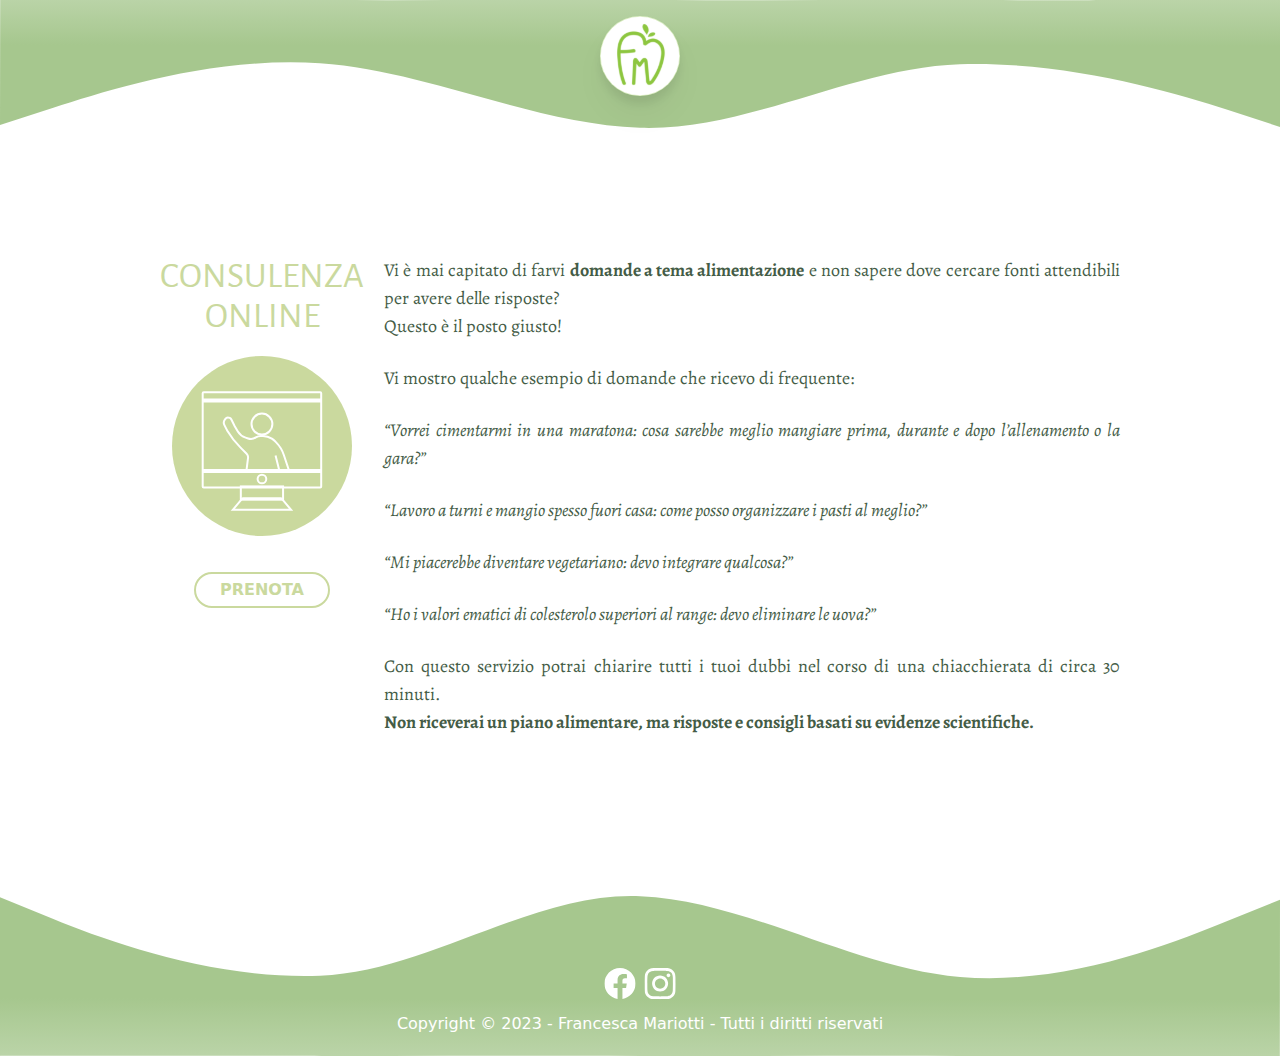
<file: consulenza.html>
<!DOCTYPE html>
<html>
	<head>
		<meta charset="UTF-8" />
		<meta name="viewport" content="width=device-width, initial-scale=1.0" />
		<link href="build.css" rel="stylesheet" />
		<link rel="preconnect" href="https://fonts.googleapis.com" />
		<link rel="preconnect" href="https://fonts.gstatic.com" crossorigin />
		<link
			href="https://fonts.googleapis.com/css2?family=Alegreya+Sans:ital,wght@0,800;1,800&family=Alegreya:ital,wght@0,400;0,500;0,700;1,400;1,500;1,700&family=Cookie&display=swap"
			rel="stylesheet" />
		<title>Dottoressa Francesca Mariotti</title>
	</head>

	<body class="flex flex-col items-center justify-center">
		<header
			class="flex h-80 w-full flex-col items-center justify-start bg-wave bg-half bg-no-repeat md:h-64 md:justify-start">
			<img
				class="mt-4 h-20 w-20 drop-shadow-xl cursor-pointer"
				src="assets/img/logo.svg"
				alt="Logo Francesca Mariotti Nutrizionista" />
		</header>
		<main class="flex w-3/4 max-w-6xl flex-col items-center justify-center gap-20">
			<div class="flex flex-wrap gap-5">
				<div class="flex shrink-0 grow basis-24 flex-col items-center justify-start gap-5">
					<h1 class="text-center font-alegreya-sans text-4xl uppercase text-fmgreen-200">
						consulenza online
					</h1>
					<img src="assets/img/consulenza.svg" alt="Consulenza online" />
					<button
						class="button mt-4 hidden w-4/6 rounded-full border-2 border-fmgreen-200 bg-white px-4 py-1 font-bold uppercase text-fmgreen-200 sm:block"
						type="submit">
						prenota
					</button>
				</div>
				<div class="flex grow-[5] basis-72 flex-col items-center">
					<section class="text-justify font-alegreya text-lg text-fmgreen-300">
						<p>
							Vi è mai capitato di farvi
							<span class="font-bold">domande a tema alimentazione</span>
							e non sapere dove cercare fonti attendibili per avere delle risposte?
						</p>
						<p class="mb-6">Questo è il posto giusto!</p>
						<p class="mb-6">Vi mostro qualche esempio di domande che ricevo di frequente:</p>
						<p class="mb-6 italic">
							“Vorrei cimentarmi in una maratona: cosa sarebbe meglio mangiare prima, durante e dopo
							l’allenamento o la gara?”
						</p>
						<p class="mb-6 italic">
							“Lavoro a turni e mangio spesso fuori casa: come posso organizzare i pasti al meglio?”
						</p>
						<p class="mb-6 italic">“Mi piacerebbe diventare vegetariano: devo integrare qualcosa?”</p>
						<p class="mb-6 italic">
							“Ho i valori ematici di colesterolo superiori al range: devo eliminare le uova?”
						</p>
						<p>
							Con questo servizio potrai chiarire tutti i tuoi dubbi nel corso di una chiacchierata di
							circa 30 minuti.
						</p>
						<p class="font-bold">
							Non riceverai un piano alimentare, ma risposte e consigli basati su evidenze scientifiche.
						</p>
					</section>
					<button
						class="button mt-4 w-4/6 rounded-full border-2 border-fmgreen-200 bg-white px-4 py-1 font-bold uppercase text-fmgreen-200 sm:hidden"
						type="submit">
						prenota
					</button>
				</div>
			</div>
		</main>
		<footer class="flex h-80 w-full flex-col justify-end gap-3 bg-wave-footer bg-half bg-left-bottom bg-no-repeat">
			<div class="flex justify-center gap-2">
				<img class="h-8 w-8" src="assets/img/facebook.svg" alt="Icona Facebook" />
				<img class="h-8 w-8" src="assets/img/instagram.svg" alt="Icona Instagram" />
			</div>
			<p class="mb-5 text-center text-white">Copyright © 2023 - Francesca Mariotti - Tutti i diritti riservati</p>
		</footer>
	</body>
</html>
</file>
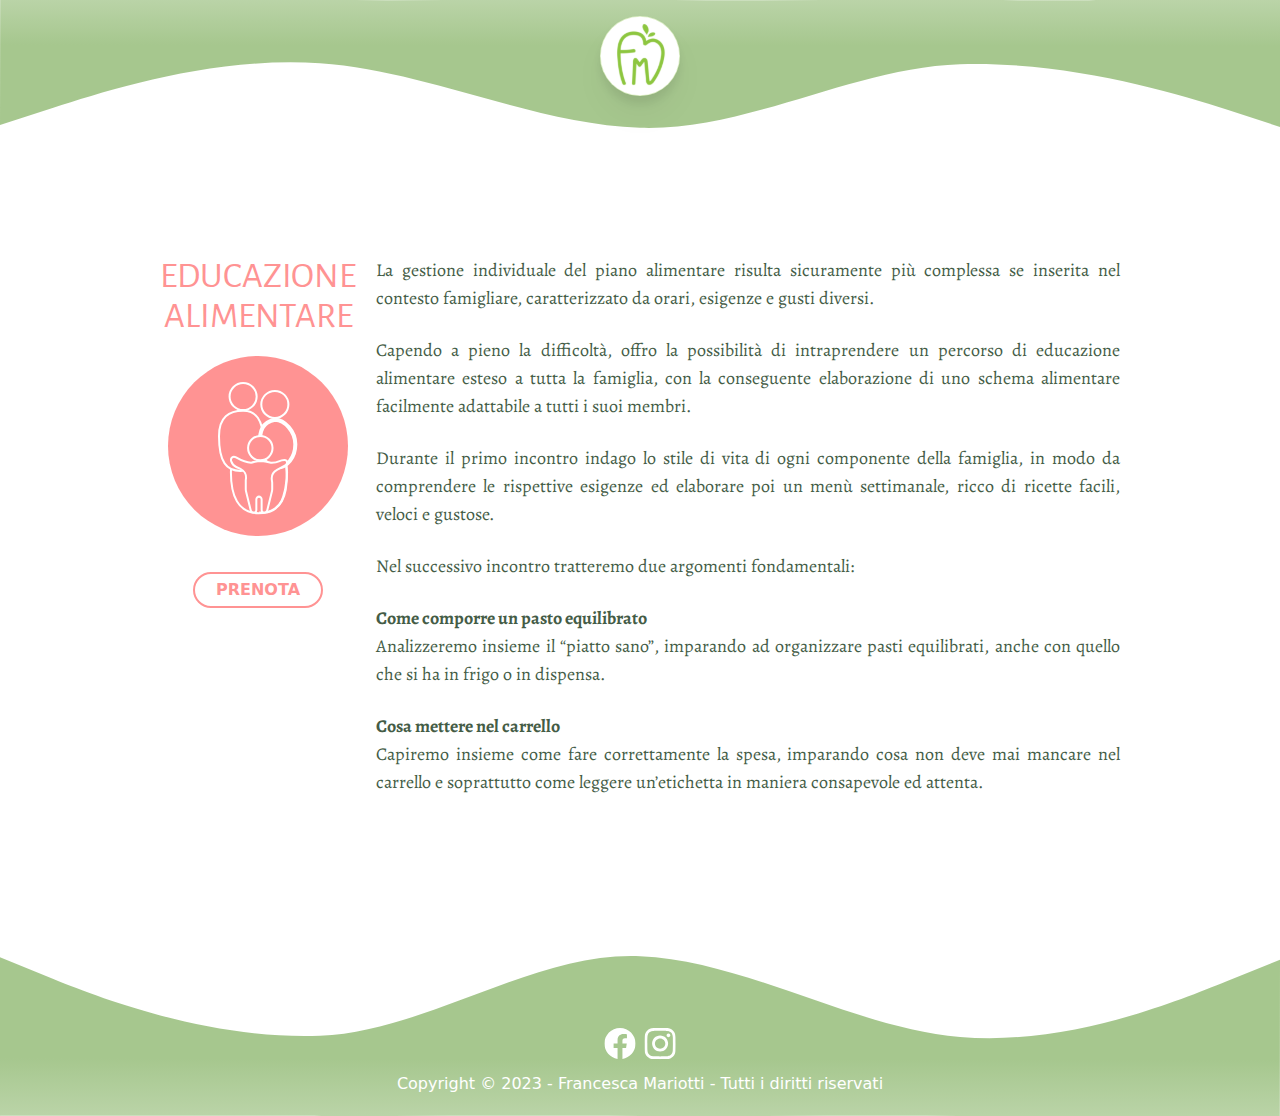
<file: educazione-alimentare.html>
<!DOCTYPE html>
<html>
	<head>
		<meta charset="UTF-8" />
		<meta name="viewport" content="width=device-width, initial-scale=1.0" />
		<link href="build.css" rel="stylesheet" />
		<link rel="preconnect" href="https://fonts.googleapis.com" />
		<link rel="preconnect" href="https://fonts.gstatic.com" crossorigin />
		<link
			href="https://fonts.googleapis.com/css2?family=Alegreya+Sans:ital,wght@0,800;1,800&family=Alegreya:ital,wght@0,400;0,500;0,700;1,400;1,500;1,700&family=Cookie&display=swap"
			rel="stylesheet" />
		<title>Dottoressa Francesca Mariotti</title>
	</head>

	<body class="flex flex-col items-center justify-center">
		<header
			class="flex h-80 w-full flex-col items-center justify-start bg-wave bg-half bg-no-repeat md:h-64 md:justify-start">
			<img
				class="mt-4 h-20 w-20 drop-shadow-xl cursor-pointer"
				src="assets/img/logo.svg"
				alt="Logo Francesca Mariotti Nutrizionista" />
		</header>
		<main class="flex w-3/4 max-w-6xl flex-col items-center justify-center gap-20">
			<div class="flex flex-wrap gap-5">
				<div class="flex shrink-0 grow basis-24 flex-col items-center justify-start gap-5">
					<h1 class="text-center font-alegreya-sans text-4xl uppercase text-fmpink-200">
						educazione alimentare
					</h1>
					<img src="assets/img/famiglia.svg" alt="Educazione alimentare" />
					<button
						class="button mt-4 hidden w-4/6 rounded-full border-2 border-fmpink-200 bg-white px-4 py-1 font-bold uppercase text-fmpink-200 sm:block"
						type="submit">
						prenota
					</button>
				</div>
				<div class="flex grow-[5] basis-72 flex-col items-center">
					<section class="text-justify font-alegreya text-lg text-fmgreen-300">
						<p class="mb-6">
							La gestione individuale del piano alimentare risulta sicuramente più complessa se inserita
							nel contesto famigliare, caratterizzato da orari, esigenze e gusti diversi.
						</p>

						<p class="mb-6">
							Capendo a pieno la difficoltà, offro la possibilità di intraprendere un percorso di
							educazione alimentare esteso a tutta la famiglia, con la conseguente elaborazione di uno
							schema alimentare facilmente adattabile a tutti i suoi membri.
						</p>

						<p class="mb-6">
							Durante il primo incontro indago lo stile di vita di ogni componente della famiglia, in modo
							da comprendere le rispettive esigenze ed elaborare poi un menù settimanale, ricco di ricette
							facili, veloci e gustose.
						</p>

						<p class="mb-6">Nel successivo incontro tratteremo due argomenti fondamentali:</p>

						<h3 class="font-bold">Come comporre un pasto equilibrato</h3>
						<p class="mb-6">
							Analizzeremo insieme il “piatto sano”, imparando ad organizzare pasti equilibrati, anche con
							quello che si ha in frigo o in dispensa.
						</p>

						<h3 class="font-bold">Cosa mettere nel carrello</h3>
						<p>
							Capiremo insieme come fare correttamente la spesa, imparando cosa non deve mai mancare nel
							carrello e soprattutto come leggere un’etichetta in maniera consapevole ed attenta.
						</p>
					</section>
					<button
						class="button mt-4 w-4/6 rounded-full border-2 border-fmpink-200 bg-white px-4 py-1 font-bold uppercase text-fmpink-200 sm:hidden"
						type="submit">
						prenota
					</button>
				</div>
			</div>
		</main>
		<footer class="flex h-80 w-full flex-col justify-end gap-3 bg-wave-footer bg-half bg-left-bottom bg-no-repeat">
			<div class="flex justify-center gap-2">
				<img class="h-8 w-8" src="assets/img/facebook.svg" alt="Icona Facebook" />
				<img class="h-8 w-8" src="assets/img/instagram.svg" alt="Icona Instagram" />
			</div>
			<p class="mb-5 text-center text-white">Copyright © 2023 - Francesca Mariotti - Tutti i diritti riservati</p>
		</footer>
	</body>
</html>
</file>
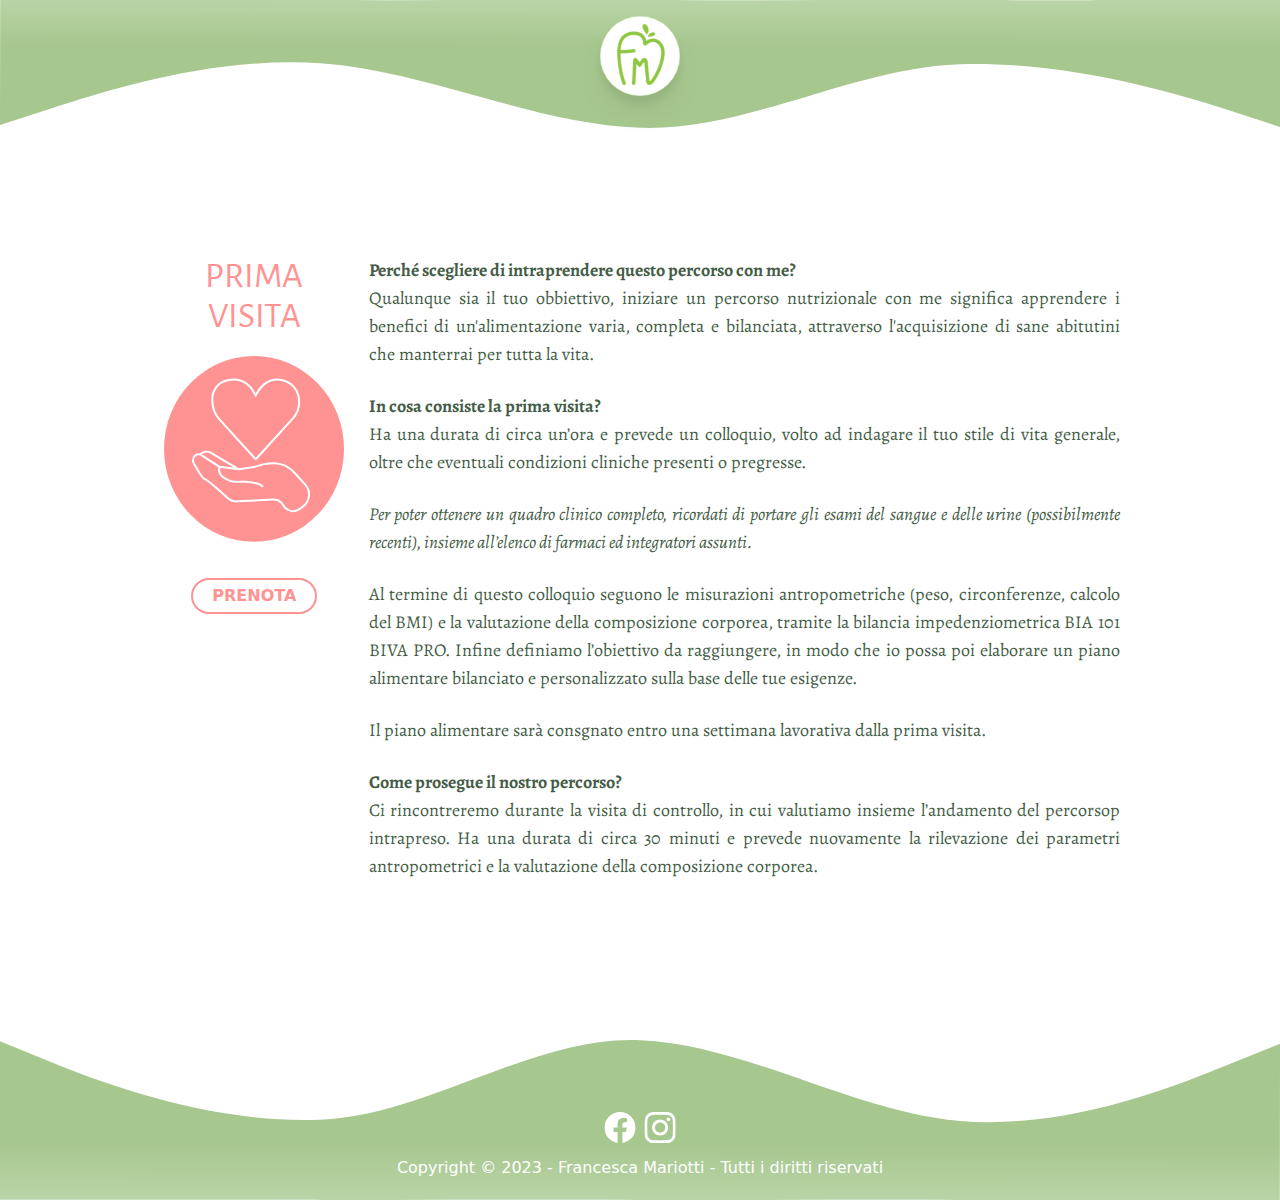
<file: prima-visita.html>
<!DOCTYPE html>
<html>
	<head>
		<meta charset="UTF-8" />
		<meta name="viewport" content="width=device-width, initial-scale=1.0" />
		<link href="build.css" rel="stylesheet" />
		<link rel="preconnect" href="https://fonts.googleapis.com" />
		<link rel="preconnect" href="https://fonts.gstatic.com" crossorigin />
		<link
			href="https://fonts.googleapis.com/css2?family=Alegreya+Sans:ital,wght@0,800;1,800&family=Alegreya:ital,wght@0,400;0,500;0,700;1,400;1,500;1,700&family=Cookie&display=swap"
			rel="stylesheet" />
		<title>Dottoressa Francesca Mariotti</title>
	</head>

	<body class="flex flex-col items-center justify-center">
		<header
			class="flex h-80 w-full flex-col items-center justify-start bg-wave bg-half bg-no-repeat md:h-64 md:justify-start">
			<img
				class="mt-4 h-20 w-20 drop-shadow-xl cursor-pointer"
				src="assets/img/logo.svg"
				alt="Logo Francesca Mariotti Nutrizionista" />
		</header>
		<main class="flex w-3/4 max-w-6xl flex-col items-center justify-center gap-20">
			<div class="flex flex-wrap gap-5">
				<div class="flex shrink-0 grow basis-24 flex-col items-center justify-start gap-5">
					<h1 class="text-center font-alegreya-sans text-4xl uppercase text-fmpink-200">prima visita</h1>
					<img src="assets/img/visita.svg" alt="Prima visita" />
					<button
						class="button mt-4 hidden w-4/6 rounded-full border-2 border-fmpink-200 bg-white px-4 py-1 font-bold uppercase text-fmpink-200 sm:block"
						type="submit">
						prenota
					</button>
				</div>	
				<div class="flex grow-[5] basis-72 flex-col items-center">
					<section class="text-justify font-alegreya text-lg text-fmgreen-300">
						<h3 class="font-bold">Perché scegliere di intraprendere questo percorso con me?</h3>
						<p class="mb-6">
							Qualunque sia il tuo obbiettivo, iniziare un percorso nutrizionale con me significa
							apprendere i benefici di un'alimentazione varia, completa e bilanciata, attraverso
							l'acquisizione di sane abitutini che manterrai per tutta la vita.
						</p>

						<h3 class="font-bold">In cosa consiste la prima visita?</h3>
						<p class="mb-6">
							Ha una durata di circa un’ora e prevede un colloquio, volto ad indagare il tuo stile di vita
							generale, oltre che eventuali condizioni cliniche presenti o pregresse.
						</p>

						<p class="mb-6 italic">
							Per poter ottenere un quadro clinico completo, ricordati di portare gli esami del sangue e
							delle urine (possibilmente recenti), insieme all’elenco di farmaci ed integratori assunti.
						</p>

						<p class="mb-6">
							Al termine di questo colloquio seguono le misurazioni antropometriche (peso, circonferenze,
							calcolo del BMI) e la valutazione della composizione corporea, tramite la bilancia
							impedenziometrica BIA 101 BIVA PRO. Infine definiamo l’obiettivo da raggiungere, in modo che
							io possa poi elaborare un piano alimentare bilanciato e personalizzato sulla base delle tue
							esigenze.
						</p>

						<p class="mb-6">
							Il piano alimentare sarà consgnato entro una settimana lavorativa dalla prima visita.
						</p>

						<h3 class="font-bold">Come prosegue il nostro percorso?</h3>
						<p>
							Ci rincontreremo durante la visita di controllo, in cui valutiamo insieme l’andamento del
							percorsop intrapreso. Ha una durata di circa 30 minuti e prevede nuovamente la rilevazione
							dei parametri antropometrici e la valutazione della composizione corporea.
						</p>
					</section>
					<button
						class="button mt-4 w-4/6 rounded-full border-2 border-fmpink-200 bg-white px-4 py-1 font-bold uppercase text-fmpink-200 sm:hidden"
						type="submit">
						prenota
					</button>
				</div>
			</div>
		</main>
		<footer class="flex h-80 w-full flex-col justify-end gap-3 bg-wave-footer bg-half bg-left-bottom bg-no-repeat">
			<div class="flex justify-center gap-2">
				<img class="h-8 w-8" src="assets/img/facebook.svg" alt="Icona Facebook" />
				<img class="h-8 w-8" src="assets/img/instagram.svg" alt="Icona Instagram" />
			</div>
			<p class="mb-5 text-center text-white">Copyright © 2023 - Francesca Mariotti - Tutti i diritti riservati</p>
		</footer>
	</body>
</html>
</file>
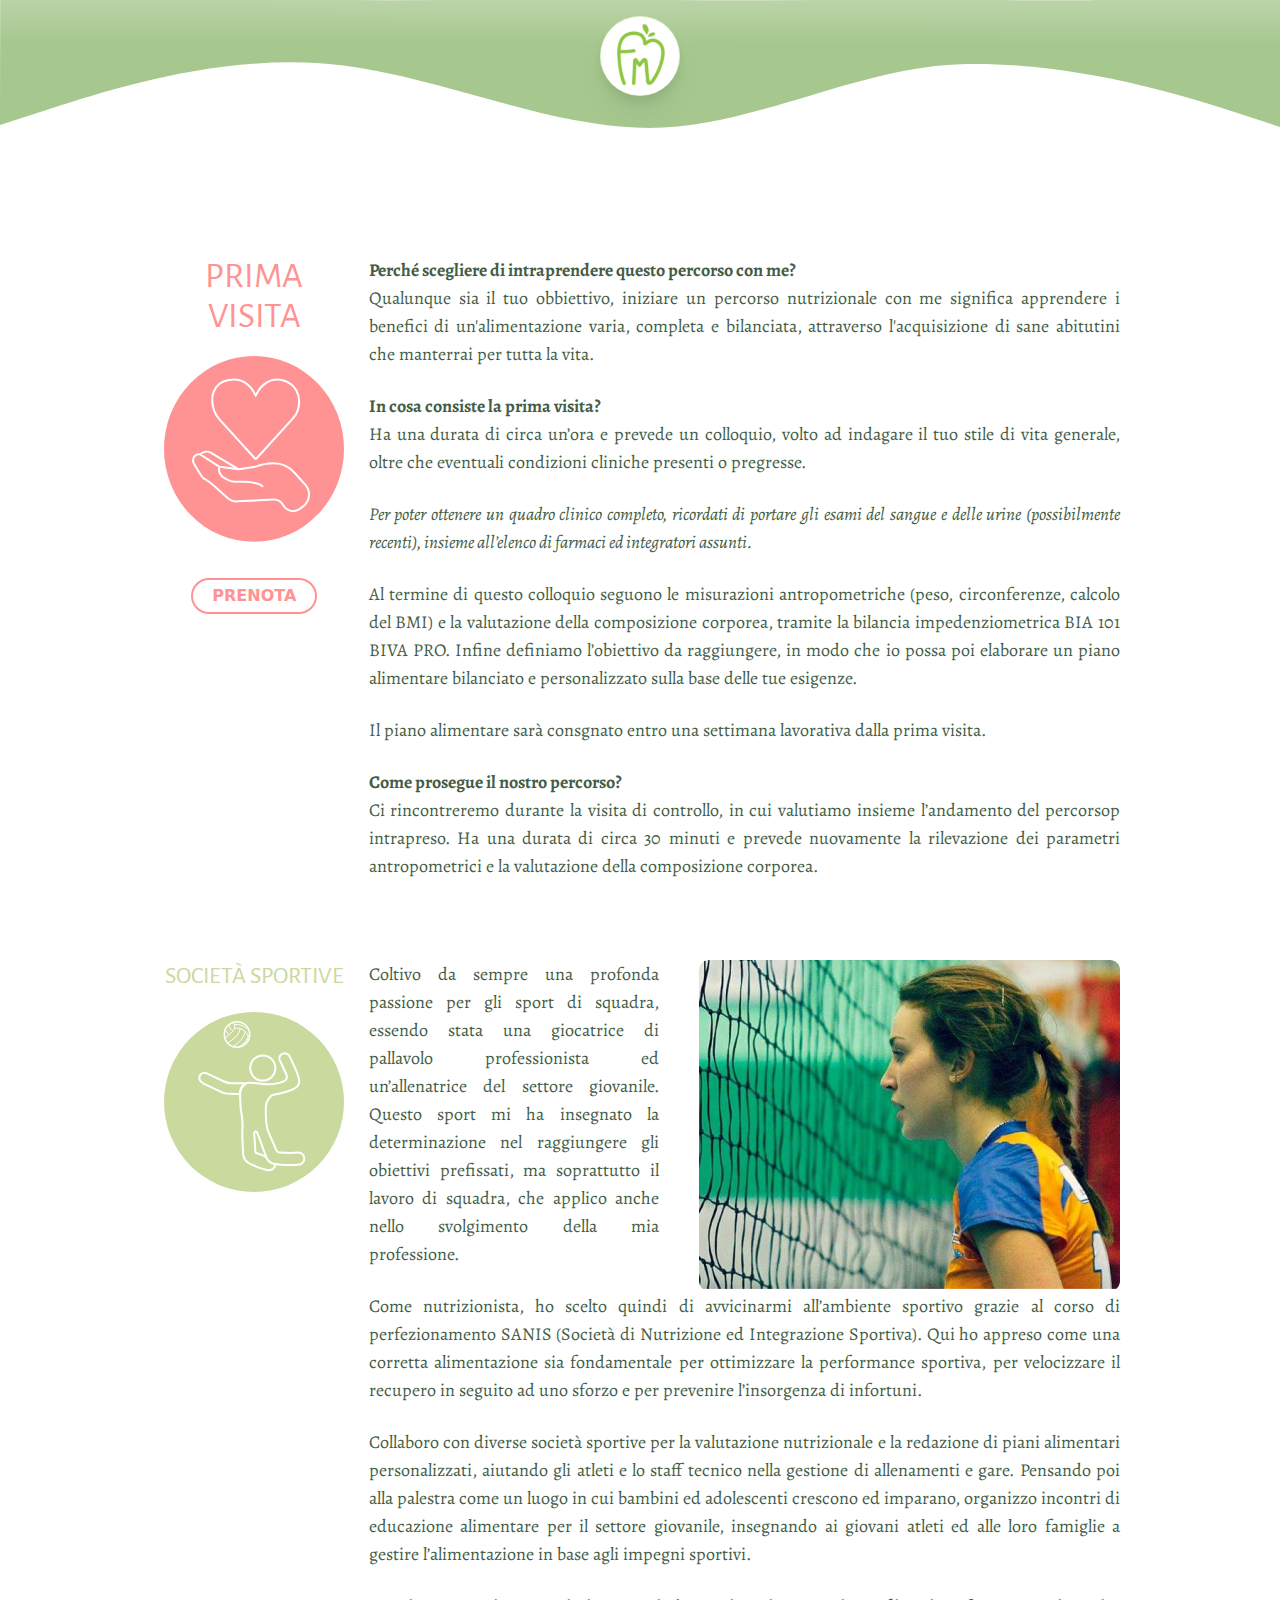
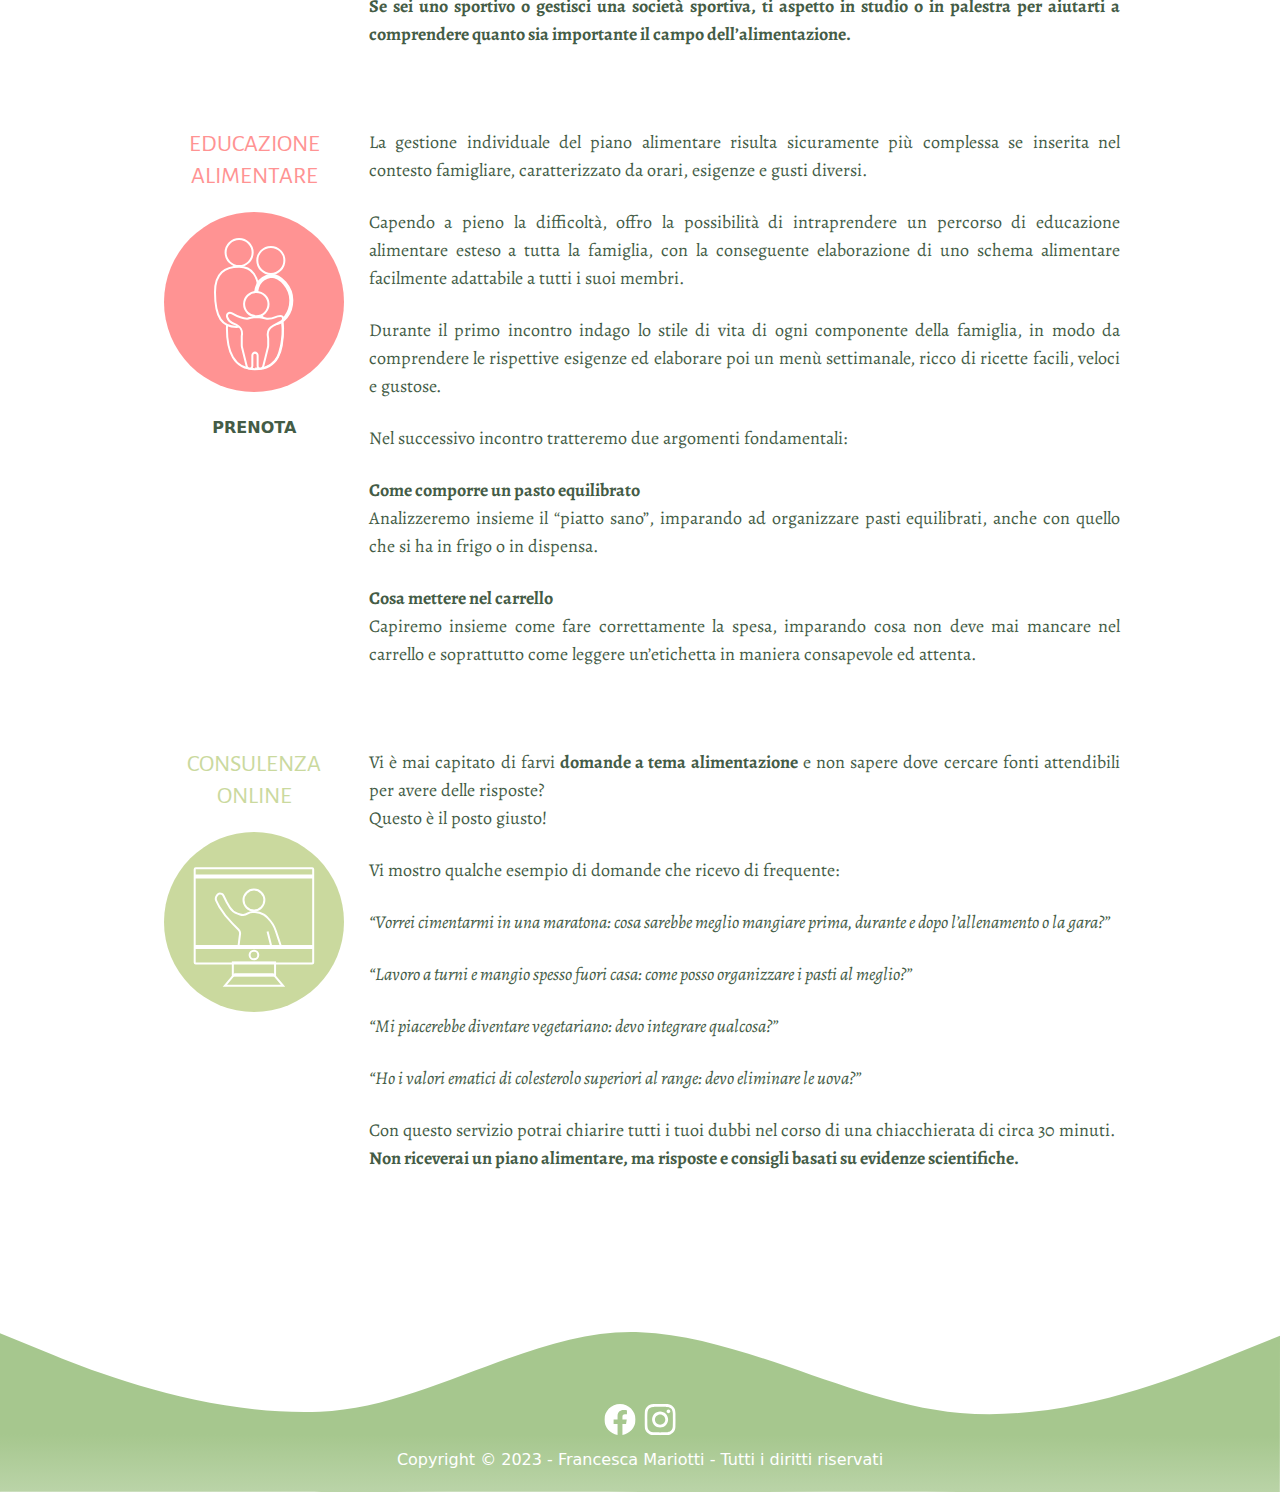
<file: servizi.html>
<!DOCTYPE html>
<html>
	<head>
		<meta charset="UTF-8" />
		<meta name="viewport" content="width=device-width, initial-scale=1.0" />
		<link href="build.css" rel="stylesheet" />
		<link rel="preconnect" href="https://fonts.googleapis.com" />
		<link rel="preconnect" href="https://fonts.gstatic.com" crossorigin />
		<link
			href="https://fonts.googleapis.com/css2?family=Alegreya+Sans:ital,wght@0,800;1,800&family=Alegreya:ital,wght@0,400;0,500;0,700;1,400;1,500;1,700&family=Cookie&display=swap"
			rel="stylesheet" />
		<title>Dottoressa Francesca Mariotti</title>
	</head>

	<body class="flex flex-col items-center justify-center">
		<header
			class="flex h-80 w-full flex-col items-center justify-start bg-wave bg-half bg-no-repeat md:h-64 md:justify-start">
			<img class="mt-4 h-20 w-20 drop-shadow-xl" src="assets/img/logo.svg" alt="Logo Francesca Mariotti Nutrizionista" />
		</header>
		<main class="flex w-3/4 max-w-6xl flex-col items-center justify-center gap-20">
			<div class="flex flex-wrap gap-5">
				<div class="flex flex-col items-center justify-start gap-5 shrink-0 grow basis-24">
					<h1 class="font-alegreya-sans text-center text-4xl uppercase text-fmpink-200 ">prima visita</h1>
					<img src="assets/img/visita.svg" alt="Prima visita">
					<button
						class="hidden sm:block button mt-4 w-4/6 rounded-full border-2 bg-white border-fmpink-200 py-1 px-4 font-bold uppercase text-fmpink-200"
						type="submit">
						prenota
					</button>
				</div>
				<div class="flex flex-col items-center  grow-[5] basis-72">
					<section class="text-justify font-alegreya text-lg text-fmgreen-300">
						<h3 class="font-bold">Perché scegliere di intraprendere questo percorso con me?</h3>
						<p class="mb-6">
							Qualunque sia il tuo obbiettivo, iniziare un percorso nutrizionale con me significa apprendere i benefici di un'alimentazione varia, completa e bilanciata, attraverso l'acquisizione di sane abitutini che manterrai per tutta la vita.
						</p>

						<h3 class="font-bold">
							In cosa consiste la prima visita?
						</h3>
						<p class="mb-6">
							Ha una durata di circa un’ora e prevede un colloquio, volto ad indagare il tuo stile di vita generale, oltre che eventuali condizioni cliniche presenti o pregresse.
						</p>

						<p class="italic mb-6">
							Per poter ottenere un quadro clinico completo, ricordati di portare gli esami del sangue e delle urine (possibilmente recenti), insieme all’elenco di farmaci ed integratori assunti.
						</p>

						<p class="mb-6">
							Al termine di questo colloquio seguono le misurazioni antropometriche (peso, circonferenze, calcolo del BMI) e la valutazione della composizione corporea, tramite la bilancia impedenziometrica BIA 101 BIVA PRO. Infine definiamo l’obiettivo da raggiungere, in modo che io possa poi elaborare un piano alimentare bilanciato e personalizzato sulla base delle tue esigenze.

						</p>

						<p class="mb-6">
							Il piano alimentare sarà consgnato entro una settimana lavorativa dalla prima visita.
						</p>

						<h3 class="font-bold">
							Come prosegue il nostro percorso?
						</h3>
						<p>
							Ci rincontreremo durante la visita di controllo, in cui valutiamo insieme l’andamento del percorsop intrapreso. Ha una durata di circa 30 minuti e prevede nuovamente la rilevazione dei parametri antropometrici e la valutazione della composizione corporea.
						</p>
					</section>
					<button
						class="sm:hidden mt-12 w-max button rounded-lg bg-fmgreen-200 py-1 px-4 font-bold uppercase text-fmgreen-300"
						type="submit">
						prenota
					</button>
				</div>
			</div>
			<div class="flex flex-wrap gap-5">
				<div class="flex flex-col items-center justify-start gap-5 shrink-0 grow basis-24">
					<h2  class="font-alegreya-sans text-center text-2xl uppercase text-fmgreen-200">Società sportive</h2>
					<img src="assets/img/sport.svg" alt="Società sportive">
					<button
						class="hidden sm:block button rounded-lg bg-fmpink-200 py-1 px-4 font-bold uppercase text-white"
						type="submit">
						prenota
					</button>
				</div>
				<div class="flex flex-col items-center  grow-[5] basis-72">
					<section class="text-justify font-alegreya text-lg text-fmgreen-300">
						<img
						class="float-right ml-10 rounded-lg"
						src="assets/img/francescapallavolo.png"
						alt="Francesca Mariotti che gioca a pallavolo" />
						<p class="mb-6">
							Coltivo da sempre una profonda passione per gli sport di squadra, essendo stata una giocatrice di pallavolo professionista ed un’allenatrice del settore giovanile. Questo sport mi ha insegnato la determinazione nel raggiungere gli obiettivi prefissati, ma soprattutto il lavoro di squadra, che applico anche nello svolgimento della mia professione.
						</p>

						<p class="mb-6">
							Come nutrizionista, ho scelto quindi di avvicinarmi all’ambiente sportivo grazie al corso di perfezionamento SANIS (Società di Nutrizione ed Integrazione Sportiva). Qui ho appreso come una corretta alimentazione sia fondamentale per ottimizzare la performance sportiva, per velocizzare il recupero in seguito ad uno sforzo e per prevenire l’insorgenza di infortuni.
						</p>

						<p class="mb-6">
							Collaboro con diverse società sportive per la valutazione nutrizionale e la redazione di piani alimentari personalizzati, aiutando gli atleti e lo staff tecnico nella gestione di allenamenti e gare. Pensando poi alla palestra come un luogo in cui bambini ed adolescenti crescono ed imparano, organizzo incontri di educazione alimentare per il settore giovanile, insegnando ai giovani atleti ed alle loro famiglie a gestire l’alimentazione in base agli impegni sportivi.
						</p>

						<p class="font-bold">
							Se sei uno sportivo o gestisci una società sportiva, ti aspetto in studio o in palestra per aiutarti a comprendere quanto sia importante il campo dell’alimentazione.
						</p>
					</section>
					<button
						class="sm:hidden mt-12 w-max button rounded-lg bg-fmpink-200 py-1 px-4 font-bold uppercase text-white"
						type="submit">
						prenota
					</button>
				</div>
			</div>
			<div class="flex flex-wrap gap-5">
				<div class="flex flex-col items-center justify-start gap-5 shrink-0 grow basis-24">
					<h2  class="font-alegreya-sans text-center text-2xl uppercase text-fmpink-200 ">educazione alimentare</h2>
					<img src="assets/img/famiglia.svg" alt="Educazione alimentare">
					<button
						class="hidden sm:block button rounded-lg bg-fmgreen-200 py-1 px-4 font-bold uppercase text-fmgreen-300"
						type="submit">
						prenota
					</button>
				</div>
				<div class="flex flex-col items-center  grow-[5] basis-72">
					<section class="text-justify font-alegreya text-lg text-fmgreen-300">
						<p class="mb-6">
							La gestione individuale del piano alimentare risulta sicuramente più complessa se inserita nel contesto famigliare, caratterizzato da orari, esigenze e gusti diversi.
						</p>

						<p class="mb-6">
							Capendo a pieno la difficoltà, offro la possibilità di intraprendere un percorso di educazione alimentare esteso a tutta la famiglia, con la conseguente elaborazione di uno schema alimentare facilmente adattabile a tutti i suoi membri.
						</p>

						<p class="mb-6">
							Durante il primo incontro indago lo stile di vita di ogni componente della famiglia, in modo da comprendere le rispettive esigenze ed elaborare poi un menù settimanale, ricco di ricette facili, veloci e gustose.
						</p>

						<p class="mb-6">
							Nel successivo incontro tratteremo due argomenti fondamentali:
						</p>

						<h3 class="font-bold">
							Come comporre un pasto equilibrato
						</h3>
						<p class="mb-6">
							Analizzeremo insieme il “piatto sano”, imparando ad organizzare pasti equilibrati, anche con quello che si ha in frigo o in dispensa.
						</p>

						<h3 class="font-bold">
							Cosa mettere nel carrello
						</h3>
						<p>
							Capiremo insieme come fare correttamente la spesa, imparando cosa non deve mai mancare nel carrello e soprattutto come leggere un’etichetta in maniera consapevole ed attenta.
						</p>
					</section>
					<button
						class="sm:hidden mt-12 w-max button rounded-lg bg-fmgreen-200 py-1 px-4 font-bold uppercase text-fmgreen-300"
						type="submit">
						prenota
					</button>
				</div>
			</div>
			<div class="flex flex-wrap gap-5">
				<div class="flex flex-col items-center justify-start gap-5 shrink-0 grow basis-24">
					<h2  class="font-alegreya-sans text-center text-2xl uppercase text-fmgreen-200">consulenza online</h2>
					<img src="assets/img/consulenza.svg" alt="Consulenza online">
					<button
						class="hidden sm:block button rounded-lg bg-fmpink-200 py-1 px-4 font-bold uppercase text-white"
						type="submit">
						prenota
					</button>
				</div>
				<div class="flex flex-col items-center  grow-[5] basis-72">
					<section class="text-justify font-alegreya text-lg text-fmgreen-300">
						<p>
							Vi è mai capitato di farvi
							<span class="font-bold">domande a tema alimentazione</span>
							e non sapere dove cercare fonti attendibili per avere delle risposte?
						</p>
						<p class="mb-6">
							Questo è il posto giusto!
						</p>
						<p class="mb-6">
							Vi mostro qualche esempio di domande che ricevo di frequente:
						</p>
						<p class="italic mb-6">
							“Vorrei cimentarmi in una maratona: cosa sarebbe meglio mangiare prima, durante e dopo
							l’allenamento o la gara?”
						</p>
						<p class="italic mb-6">
							“Lavoro a turni e mangio spesso fuori casa: come posso organizzare i pasti al meglio?”
						</p>
						<p class="italic mb-6">
							“Mi piacerebbe diventare vegetariano: devo integrare qualcosa?”
						</p>
						<p class="italic mb-6">
							“Ho i valori ematici di colesterolo superiori al range: devo eliminare le uova?”
						</p>
						<p>
							Con questo servizio potrai chiarire tutti i tuoi dubbi nel corso di una chiacchierata di circa
							30 minuti.
						</p>
						<p class="font-bold">
							Non riceverai un piano alimentare, ma risposte e consigli basati su evidenze scientifiche.
						</p>
					</section>
					<button
						class="sm:hidden mt-12 w-max button rounded-lg bg-fmpink-200 py-1 px-4 font-bold uppercase text-white"
						type="submit">
						prenota
					</button>
				</div>
			</div>
		</main>
		<footer class="flex h-80 w-full flex-col justify-end gap-3 bg-wave-footer bg-half bg-left-bottom bg-no-repeat">
			<div class="flex justify-center gap-2">
				<img class="h-8 w-8" src="assets/img/facebook.svg" alt="Icona Facebook" />
				<img class="h-8 w-8" src="assets/img/instagram.svg" alt="Icona Instagram" />
			</div>
			<p class="mb-5 text-center text-white">Copyright © 2023 - Francesca Mariotti - Tutti i diritti riservati</p>
		</footer>
	</body>
</html>
</file>
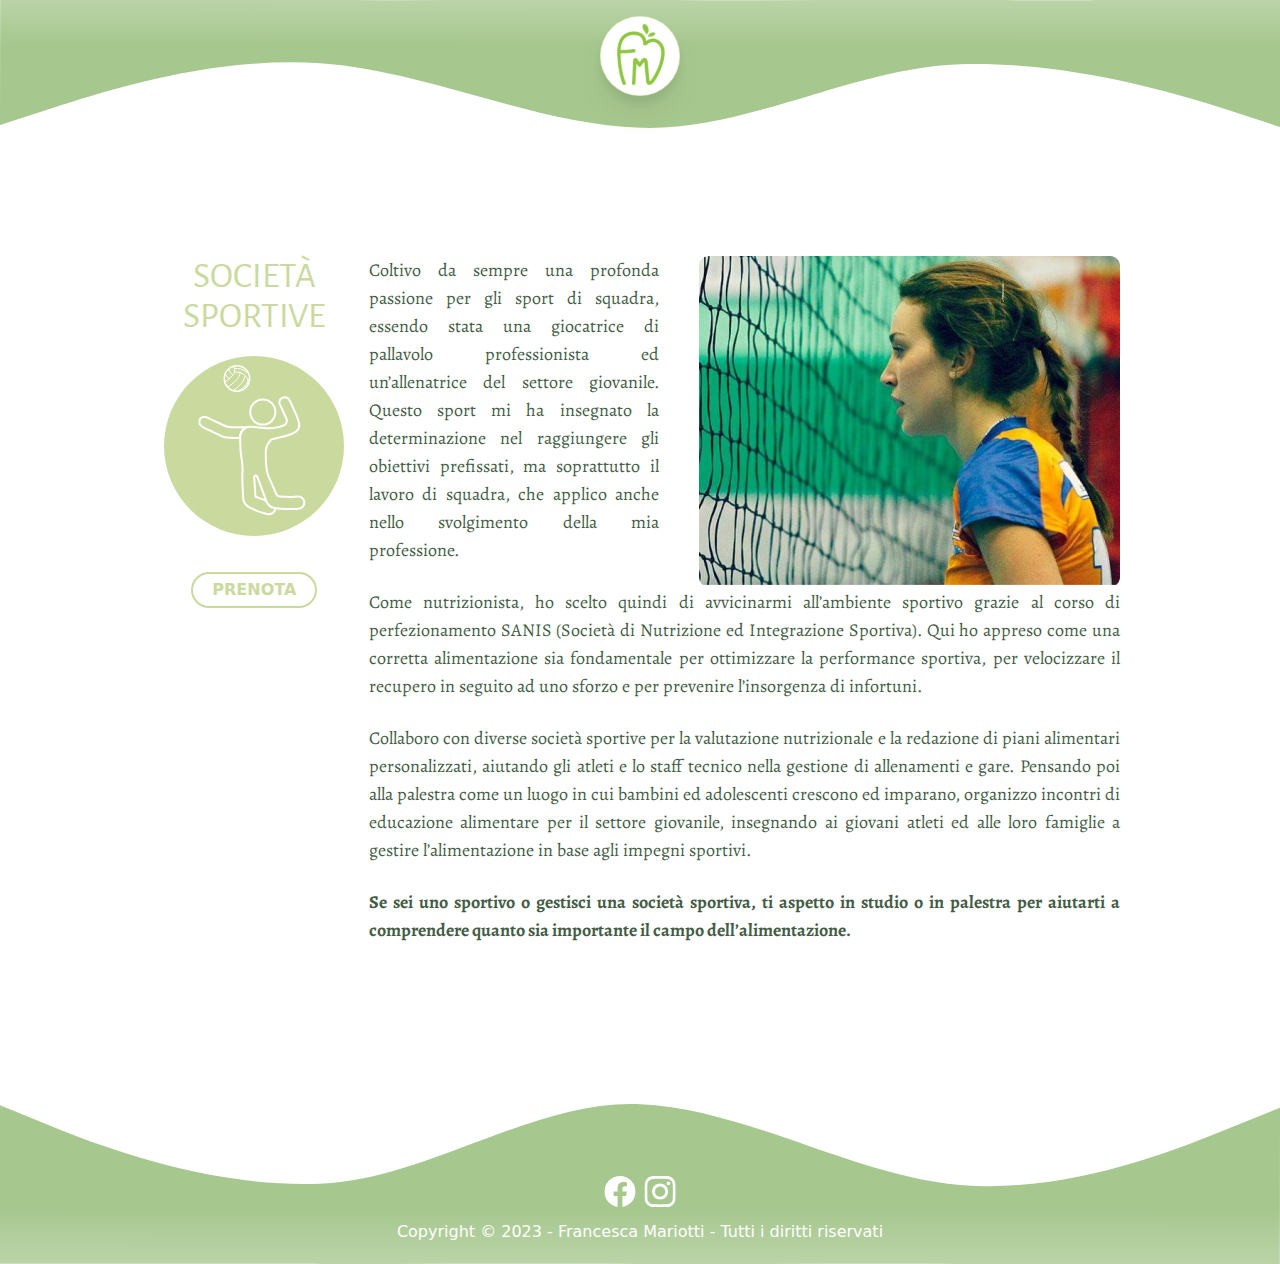
<file: società-sportive.html>
<!DOCTYPE html>
<html>
	<head>
		<meta charset="UTF-8" />
		<meta name="viewport" content="width=device-width, initial-scale=1.0" />
		<link href="build.css" rel="stylesheet" />
		<link rel="preconnect" href="https://fonts.googleapis.com" />
		<link rel="preconnect" href="https://fonts.gstatic.com" crossorigin />
		<link
			href="https://fonts.googleapis.com/css2?family=Alegreya+Sans:ital,wght@0,800;1,800&family=Alegreya:ital,wght@0,400;0,500;0,700;1,400;1,500;1,700&family=Cookie&display=swap"
			rel="stylesheet" />
		<title>Dottoressa Francesca Mariotti</title>
	</head>

	<body class="flex flex-col items-center justify-center">
		<header
			class="flex h-80 w-full flex-col items-center justify-start bg-wave bg-half bg-no-repeat md:h-64 md:justify-start">
			<img
				class="mt-4 h-20 w-20 drop-shadow-xl cursor-pointer"
				src="assets/img/logo.svg"
				alt="Logo Francesca Mariotti Nutrizionista" />
		</header>
		<main class="flex w-3/4 max-w-6xl flex-col items-center justify-center gap-20">
			<div class="flex flex-wrap gap-5">
				<div class="flex shrink-0 grow basis-24 flex-col items-center justify-start gap-5">
					<h1 class="text-center font-alegreya-sans text-4xl uppercase text-fmgreen-200">Società sportive</h1>
					<img src="assets/img/sport.svg" alt="Società sportive" />
					<button
						class="button mt-4 hidden w-4/6 rounded-full border-2 border-fmgreen-200 bg-white px-4 py-1 font-bold uppercase text-fmgreen-200 sm:block"
						type="submit">
						prenota
					</button>
				</div>
				<div class="flex grow-[5] basis-72 flex-col items-center">
					<section class="text-justify font-alegreya text-lg text-fmgreen-300">
						<img
							class="float-right ml-10 rounded-lg"
							src="assets/img/francescapallavolo.png"
							alt="Francesca Mariotti che gioca a pallavolo" />
						<p class="mb-6">
							Coltivo da sempre una profonda passione per gli sport di squadra, essendo stata una
							giocatrice di pallavolo professionista ed un’allenatrice del settore giovanile. Questo sport
							mi ha insegnato la determinazione nel raggiungere gli obiettivi prefissati, ma soprattutto
							il lavoro di squadra, che applico anche nello svolgimento della mia professione.
						</p>

						<p class="mb-6">
							Come nutrizionista, ho scelto quindi di avvicinarmi all’ambiente sportivo grazie al corso di
							perfezionamento SANIS (Società di Nutrizione ed Integrazione Sportiva). Qui ho appreso come
							una corretta alimentazione sia fondamentale per ottimizzare la performance sportiva, per
							velocizzare il recupero in seguito ad uno sforzo e per prevenire l’insorgenza di infortuni.
						</p>

						<p class="mb-6">
							Collaboro con diverse società sportive per la valutazione nutrizionale e la redazione di
							piani alimentari personalizzati, aiutando gli atleti e lo staff tecnico nella gestione di
							allenamenti e gare. Pensando poi alla palestra come un luogo in cui bambini ed adolescenti
							crescono ed imparano, organizzo incontri di educazione alimentare per il settore giovanile,
							insegnando ai giovani atleti ed alle loro famiglie a gestire l’alimentazione in base agli
							impegni sportivi.
						</p>

						<p class="font-bold">
							Se sei uno sportivo o gestisci una società sportiva, ti aspetto in studio o in palestra per
							aiutarti a comprendere quanto sia importante il campo dell’alimentazione.
						</p>
					</section>
					<button
						class="button mt-4 w-4/6 rounded-full border-2 border-fmgreen-200 bg-white px-4 py-1 font-bold uppercase text-fmgreen-200 sm:hidden"
						type="submit">
						prenota
					</button>
				</div>
			</div>
		</main>
		<footer class="flex h-80 w-full flex-col justify-end gap-3 bg-wave-footer bg-half bg-left-bottom bg-no-repeat">
			<div class="flex justify-center gap-2">
				<img class="h-8 w-8" src="assets/img/facebook.svg" alt="Icona Facebook" />
				<img class="h-8 w-8" src="assets/img/instagram.svg" alt="Icona Instagram" />
			</div>
			<p class="mb-5 text-center text-white">Copyright © 2023 - Francesca Mariotti - Tutti i diritti riservati</p>
		</footer>
	</body>
</html>
</file>
<file: build.css>
/*! tailwindcss v3.3.3 | MIT License | https://tailwindcss.com*/*,:after,:before{box-sizing:border-box;border:0 solid #e5e7eb}:after,:before{--tw-content:""}html{line-height:1.5;-webkit-text-size-adjust:100%;-moz-tab-size:4;-o-tab-size:4;tab-size:4;font-family:ui-sans-serif,system-ui,-apple-system,BlinkMacSystemFont,Segoe UI,Roboto,Helvetica Neue,Arial,Noto Sans,sans-serif,Apple Color Emoji,Segoe UI Emoji,Segoe UI Symbol,Noto Color Emoji;font-feature-settings:normal;font-variation-settings:normal}body{margin:0;line-height:inherit}hr{height:0;color:inherit;border-top-width:1px}abbr:where([title]){-webkit-text-decoration:underline dotted;text-decoration:underline dotted}h1,h2,h3,h4,h5,h6{font-size:inherit;font-weight:inherit}a{color:inherit;text-decoration:inherit}b,strong{font-weight:bolder}code,kbd,pre,samp{font-family:ui-monospace,SFMono-Regular,Menlo,Monaco,Consolas,Liberation Mono,Courier New,monospace;font-size:1em}small{font-size:80%}sub,sup{font-size:75%;line-height:0;position:relative;vertical-align:initial}sub{bottom:-.25em}sup{top:-.5em}table{text-indent:0;border-color:inherit;border-collapse:collapse}button,input,optgroup,select,textarea{font-family:inherit;font-feature-settings:inherit;font-variation-settings:inherit;font-size:100%;font-weight:inherit;line-height:inherit;color:inherit;margin:0;padding:0}button,select{text-transform:none}[type=button],[type=reset],[type=submit],button{-webkit-appearance:button;background-color:initial;background-image:none}:-moz-focusring{outline:auto}:-moz-ui-invalid{box-shadow:none}progress{vertical-align:initial}::-webkit-inner-spin-button,::-webkit-outer-spin-button{height:auto}[type=search]{-webkit-appearance:textfield;outline-offset:-2px}::-webkit-search-decoration{-webkit-appearance:none}::-webkit-file-upload-button{-webkit-appearance:button;font:inherit}summary{display:list-item}blockquote,dd,dl,figure,h1,h2,h3,h4,h5,h6,hr,p,pre{margin:0}fieldset{margin:0}fieldset,legend{padding:0}menu,ol,ul{list-style:none;margin:0;padding:0}dialog{padding:0}textarea{resize:vertical}input::-moz-placeholder,textarea::-moz-placeholder{opacity:1;color:#9ca3af}input::placeholder,textarea::placeholder{opacity:1;color:#9ca3af}[role=button],button{cursor:pointer}:disabled{cursor:default}audio,canvas,embed,iframe,img,object,svg,video{display:block;vertical-align:middle}img,video{max-width:100%;height:auto}[hidden]{display:none}*,::backdrop,:after,:before{--tw-border-spacing-x:0;--tw-border-spacing-y:0;--tw-translate-x:0;--tw-translate-y:0;--tw-rotate:0;--tw-skew-x:0;--tw-skew-y:0;--tw-scale-x:1;--tw-scale-y:1;--tw-pan-x: ;--tw-pan-y: ;--tw-pinch-zoom: ;--tw-scroll-snap-strictness:proximity;--tw-gradient-from-position: ;--tw-gradient-via-position: ;--tw-gradient-to-position: ;--tw-ordinal: ;--tw-slashed-zero: ;--tw-numeric-figure: ;--tw-numeric-spacing: ;--tw-numeric-fraction: ;--tw-ring-inset: ;--tw-ring-offset-width:0px;--tw-ring-offset-color:#fff;--tw-ring-color:#3b82f680;--tw-ring-offset-shadow:0 0 #0000;--tw-ring-shadow:0 0 #0000;--tw-shadow:0 0 #0000;--tw-shadow-colored:0 0 #0000;--tw-blur: ;--tw-brightness: ;--tw-contrast: ;--tw-grayscale: ;--tw-hue-rotate: ;--tw-invert: ;--tw-saturate: ;--tw-sepia: ;--tw-drop-shadow: ;--tw-backdrop-blur: ;--tw-backdrop-brightness: ;--tw-backdrop-contrast: ;--tw-backdrop-grayscale: ;--tw-backdrop-hue-rotate: ;--tw-backdrop-invert: ;--tw-backdrop-opacity: ;--tw-backdrop-saturate: ;--tw-backdrop-sepia: }.services{z-index:-10;margin-left:-6rem;display:flex;height:7rem;width:75%;align-items:center;border-radius:9999px;--tw-bg-opacity:1;background-color:rgb(255 255 255/var(--tw-bg-opacity));padding:2rem;--tw-drop-shadow:drop-shadow(0 4px 10px #00000040);filter:var(--tw-blur) var(--tw-brightness) var(--tw-contrast) var(--tw-grayscale) var(--tw-hue-rotate) var(--tw-invert) var(--tw-saturate) var(--tw-sepia) var(--tw-drop-shadow)}@media (min-width:640px){.services{height:8rem;width:50%;justify-content:center}}@media (min-width:768px){.services{z-index:0;margin-left:0;height:auto;width:auto;background-color:initial}}.title{font-family:Cookie,cursive;font-size:3rem;line-height:1;--tw-text-opacity:1;color:rgb(68 92 70/var(--tw-text-opacity))}.subtitle{font-family:Alegreya Sans,sans-serif;font-size:2.25rem;line-height:2.5rem;text-transform:uppercase;--tw-text-opacity:1;color:rgb(255 147 147/var(--tw-text-opacity))}@media (min-width:768px){.subtitle{font-size:1.5rem;line-height:2rem}}.float-right{float:right}.mx-auto{margin-left:auto;margin-right:auto}.my-3{margin-top:.75rem;margin-bottom:.75rem}.mb-5{margin-bottom:1.25rem}.mb-6{margin-bottom:1.5rem}.ml-10{margin-left:2.5rem}.ml-20{margin-left:5rem}.mt-14{margin-top:3.5rem}.mt-4{margin-top:1rem}.mt-6{margin-top:1.5rem}.mt-8{margin-top:2rem}.mt-9{margin-top:2.25rem}.block{display:block}.flex{display:flex}.hidden{display:none}.aspect-square{aspect-ratio:1/1}.h-20{height:5rem}.h-24{height:6rem}.h-28{height:7rem}.h-36{height:9rem}.h-8{height:2rem}.h-80{height:20rem}.h-\[48rem\]{height:48rem}.max-h-24{max-height:6rem}.w-10\/12{width:83.333333%}.w-20{width:5rem}.w-24{width:6rem}.w-3\/4{width:75%}.w-4\/6{width:66.666667%}.w-5\/6{width:83.333333%}.w-8{width:2rem}.w-full{width:100%}.max-w-6xl{max-width:72rem}.max-w-7xl{max-width:80rem}.max-w-sm{max-width:24rem}.shrink-0{flex-shrink:0}.grow{flex-grow:1}.grow-\[5\]{flex-grow:5}.basis-24{flex-basis:6rem}.basis-72{flex-basis:18rem}.cursor-pointer{cursor:pointer}.flex-row{flex-direction:row}.flex-row-reverse{flex-direction:row-reverse}.flex-col{flex-direction:column}.flex-wrap{flex-wrap:wrap}.flex-wrap-reverse{flex-wrap:wrap-reverse}.items-center{align-items:center}.justify-start{justify-content:flex-start}.justify-end{justify-content:flex-end}.justify-center{justify-content:center}.justify-between{justify-content:space-between}.justify-around{justify-content:space-around}.justify-evenly{justify-content:space-evenly}.gap-2{gap:.5rem}.gap-20{gap:5rem}.gap-3{gap:.75rem}.gap-4{gap:1rem}.gap-5{gap:1.25rem}.gap-8{gap:2rem}.self-end{align-self:flex-end}.break-normal{overflow-wrap:normal;word-break:normal}.rounded-full{border-radius:9999px}.rounded-lg{border-radius:.5rem}.rounded-l-full{border-top-left-radius:9999px;border-bottom-left-radius:9999px}.rounded-r-full{border-top-right-radius:9999px;border-bottom-right-radius:9999px}.border-2{border-width:2px}.border-fmgreen-200{--tw-border-opacity:1;border-color:rgb(202 217 158/var(--tw-border-opacity))}.border-fmpink-200{--tw-border-opacity:1;border-color:rgb(255 147 147/var(--tw-border-opacity))}.bg-white{--tw-bg-opacity:1;background-color:rgb(255 255 255/var(--tw-bg-opacity))}.bg-none{background-image:none}.bg-wave{background-image:url(assets/img/waveresponsive.svg)}.bg-wave-footer{background-image:url(assets/img/waveresponsive-footer.svg)}.bg-wave-mipresento-mobile{background-image:url(assets/img/wavemobilepresento.svg)}.bg-wave-mobile{background-image:url(assets/img/wavemobileresponsive.svg)}.from-fmgreen-100{--tw-gradient-from:#a6c78e var(--tw-gradient-from-position);--tw-gradient-to:#a6c78e00 var(--tw-gradient-to-position);--tw-gradient-stops:var(--tw-gradient-from),var(--tw-gradient-to)}.to-fmgreen-100\/30{--tw-gradient-to:#a6c78e4d var(--tw-gradient-to-position)}.bg-full{background-size:100% 100%}.bg-half{background-size:100% 50%}.bg-left-bottom{background-position:0 100%}.bg-right-bottom{background-position:100% 100%}.bg-no-repeat{background-repeat:no-repeat}.p-4{padding:1rem}.px-4{padding-left:1rem;padding-right:1rem}.py-1{padding-top:.25rem;padding-bottom:.25rem}.py-4{padding-top:1rem;padding-bottom:1rem}.text-center{text-align:center}.text-justify{text-align:justify}.font-alegreya{font-family:Alegreya,serif}.font-alegreya-sans{font-family:Alegreya Sans,sans-serif}.font-cookie{font-family:Cookie,cursive}.text-2xl{font-size:1.5rem;line-height:2rem}.text-4xl{font-size:2.25rem;line-height:2.5rem}.text-lg{font-size:1.125rem}.text-lg,.text-xl{line-height:1.75rem}.text-xl{font-size:1.25rem}.font-bold{font-weight:700}.uppercase{text-transform:uppercase}.italic{font-style:italic}.text-fmgreen-100{--tw-text-opacity:1;color:rgb(166 199 142/var(--tw-text-opacity))}.text-fmgreen-200{--tw-text-opacity:1;color:rgb(202 217 158/var(--tw-text-opacity))}.text-fmgreen-300{--tw-text-opacity:1;color:rgb(68 92 70/var(--tw-text-opacity))}.text-fmpink-200{--tw-text-opacity:1;color:rgb(255 147 147/var(--tw-text-opacity))}.text-white{--tw-text-opacity:1;color:rgb(255 255 255/var(--tw-text-opacity))}.drop-shadow-2xl{--tw-drop-shadow:drop-shadow(0 25px 25px #00000026)}.drop-shadow-2xl,.drop-shadow-fm{filter:var(--tw-blur) var(--tw-brightness) var(--tw-contrast) var(--tw-grayscale) var(--tw-hue-rotate) var(--tw-invert) var(--tw-saturate) var(--tw-sepia) var(--tw-drop-shadow)}.drop-shadow-fm{--tw-drop-shadow:drop-shadow(0 4px 10px #00000040)}.drop-shadow-xl{--tw-drop-shadow:drop-shadow(0 20px 13px #00000008) drop-shadow(0 8px 5px #00000014);filter:var(--tw-blur) var(--tw-brightness) var(--tw-contrast) var(--tw-grayscale) var(--tw-hue-rotate) var(--tw-invert) var(--tw-saturate) var(--tw-sepia) var(--tw-drop-shadow)}.transition{transition-property:color,background-color,border-color,text-decoration-color,fill,stroke,opacity,box-shadow,transform,filter,-webkit-backdrop-filter;transition-property:color,background-color,border-color,text-decoration-color,fill,stroke,opacity,box-shadow,transform,filter,backdrop-filter;transition-property:color,background-color,border-color,text-decoration-color,fill,stroke,opacity,box-shadow,transform,filter,backdrop-filter,-webkit-backdrop-filter;transition-timing-function:cubic-bezier(.4,0,.2,1);transition-duration:.15s}.duration-300{transition-duration:.3s}.ease-in-out{transition-timing-function:cubic-bezier(.4,0,.2,1)}.hover\:-translate-y-1:hover{--tw-translate-y:-0.25rem}.hover\:-translate-y-1:hover,.hover\:scale-110:hover{transform:translate(var(--tw-translate-x),var(--tw-translate-y)) rotate(var(--tw-rotate)) skewX(var(--tw-skew-x)) skewY(var(--tw-skew-y)) scaleX(var(--tw-scale-x)) scaleY(var(--tw-scale-y))}.hover\:scale-110:hover{--tw-scale-x:1.1;--tw-scale-y:1.1}@media (min-width:640px){.sm\:ml-14{margin-left:3.5rem}.sm\:block{display:block}.sm\:hidden{display:none}.sm\:h-40{height:10rem}.sm\:text-6xl{font-size:3.75rem;line-height:1}}@media (min-width:768px){.md\:mx-0{margin-right:0}.md\:ml-0,.md\:mx-0{margin-left:0}.md\:mt-0{margin-top:0}.md\:mt-14{margin-top:3.5rem}.md\:block{display:block}.md\:flex{display:flex}.md\:hidden{display:none}.md\:h-64{height:16rem}.md\:h-fit{height:-moz-fit-content;height:fit-content}.md\:min-h-\[20rem\]{min-height:20rem}.md\:w-1\/2{width:50%}.md\:w-1\/4{width:25%}.md\:w-11\/12{width:91.666667%}.md\:w-\[45\%\]{width:45%}.md\:flex-row{flex-direction:row}.md\:flex-col{flex-direction:column}.md\:items-stretch{align-items:stretch}.md\:justify-start{justify-content:flex-start}.md\:justify-evenly{justify-content:space-evenly}.md\:gap-0{gap:0}.md\:self-stretch{align-self:stretch}.md\:rounded-lg{border-radius:.5rem}.md\:bg-gradient-to-b{background-image:linear-gradient(to bottom,var(--tw-gradient-stops))}.md\:bg-none{background-image:none}.md\:bg-wave{background-image:url(assets/img/waveresponsive.svg)}.md\:bg-wave-mipresento{background-image:url(assets/img/wavepresento.svg)}.md\:bg-\[length\:75\%_100\%\]{background-size:75% 100%}.md\:bg-half{background-size:100% 50%}.md\:p-3{padding:.75rem}.md\:pl-4{padding-left:1rem}.md\:text-left{text-align:left}.md\:text-2xl{font-size:1.5rem;line-height:2rem}.md\:text-fmgreen-100{--tw-text-opacity:1;color:rgb(166 199 142/var(--tw-text-opacity))}.md\:text-fmgreen-300{--tw-text-opacity:1;color:rgb(68 92 70/var(--tw-text-opacity))}.md\:drop-shadow-none{--tw-drop-shadow:drop-shadow(0 0 #0000);filter:var(--tw-blur) var(--tw-brightness) var(--tw-contrast) var(--tw-grayscale) var(--tw-hue-rotate) var(--tw-invert) var(--tw-saturate) var(--tw-sepia) var(--tw-drop-shadow)}}@media (min-width:900px){.min-\[900px\]\:gap-40{gap:10rem}.min-\[900px\]\:bg-\[length\:50\%_100\%\]{background-size:50% 100%}}@media (min-width:1024px){.lg\:bg-wave-mipresentoStondata{background-image:url(assets/img/wavepresentostondata.svg)}}@media (min-width:1280px){.xl\:mt-0{margin-top:0}}
</file>
